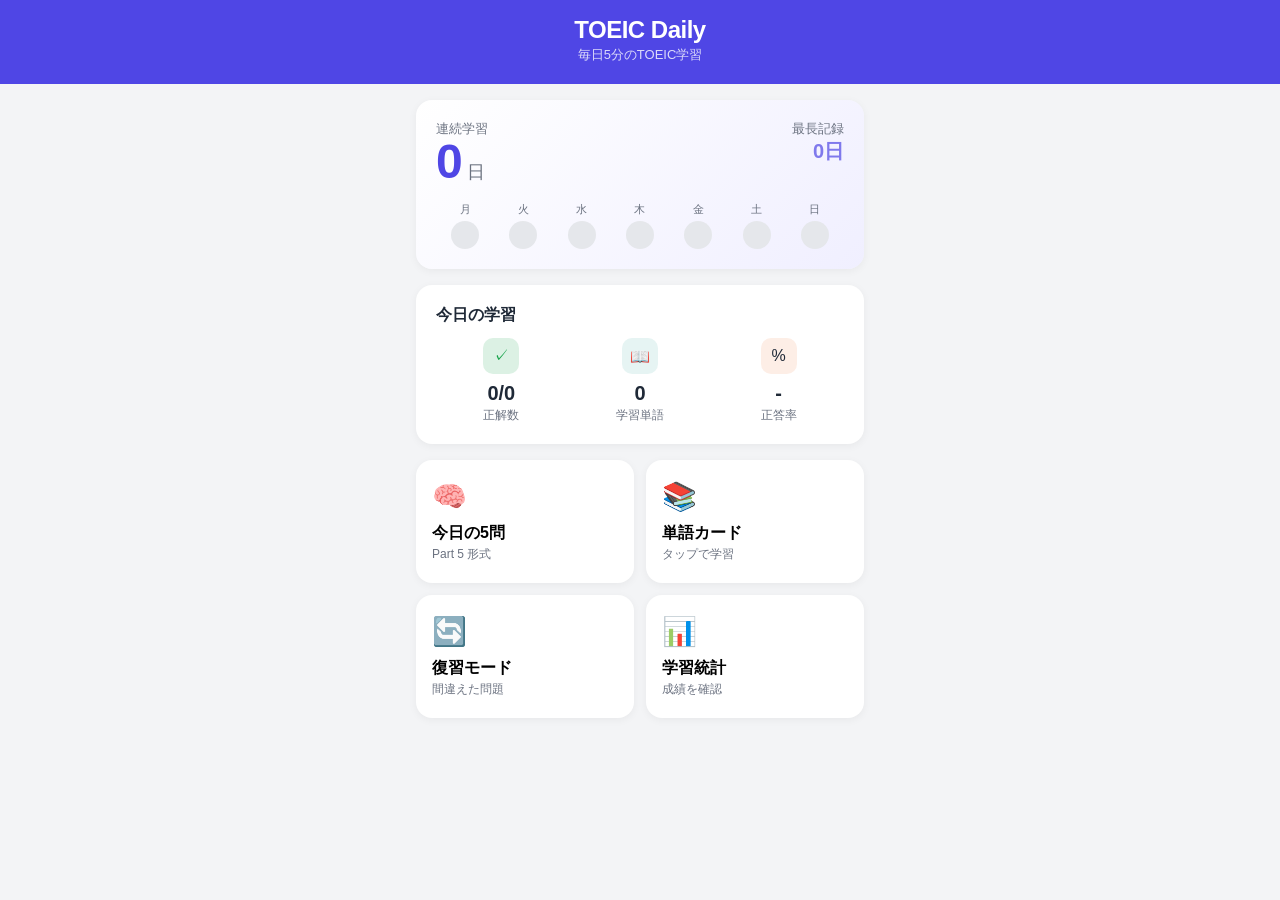
<file: docs/index.html>
<!DOCTYPE html>
<html lang="ja">
<head>
    <meta charset="UTF-8">
    <meta name="viewport" content="width=device-width, initial-scale=1.0, user-scalable=no, viewport-fit=cover">
    <meta name="apple-mobile-web-app-capable" content="yes">
    <meta name="apple-mobile-web-app-status-bar-style" content="black-translucent">
    <meta name="apple-mobile-web-app-title" content="TOEIC Daily">
    <meta name="theme-color" content="#4F46E5">
    <title>TOEIC Daily</title>
    <link rel="manifest" href="manifest.json">
    <link rel="apple-touch-icon" href="icons/icon-192.svg">
    <link rel="stylesheet" href="css/style.css">
</head>
<body>
    <div id="app">
        <!-- ===== ホーム画面 ===== -->
        <div id="screen-home" class="screen active">
            <header class="header">
                <h1>TOEIC Daily</h1>
                <p class="header-sub">毎日5分のTOEIC学習</p>
            </header>

            <div class="container">
                <!-- ストリークカード -->
                <div class="card streak-card">
                    <div class="streak-main">
                        <div>
                            <div class="streak-label">連続学習</div>
                            <div class="streak-number"><span id="home-streak">0</span><span class="streak-unit">日</span></div>
                        </div>
                        <div class="streak-best">
                            <div class="streak-label">最長記録</div>
                            <div class="streak-best-num" id="home-best-streak">0日</div>
                        </div>
                    </div>
                    <div class="week-dots" id="home-week-dots"></div>
                </div>

                <!-- 今日の進捗 -->
                <div class="card">
                    <div class="card-title">今日の学習</div>
                    <div class="today-stats">
                        <div class="today-stat">
                            <div class="today-stat-icon green">✓</div>
                            <div class="today-stat-value" id="home-correct">0/0</div>
                            <div class="today-stat-label">正解数</div>
                        </div>
                        <div class="today-stat">
                            <div class="today-stat-icon blue">📖</div>
                            <div class="today-stat-value" id="home-words">0</div>
                            <div class="today-stat-label">学習単語</div>
                        </div>
                        <div class="today-stat">
                            <div class="today-stat-icon orange">%</div>
                            <div class="today-stat-value" id="home-accuracy">-</div>
                            <div class="today-stat-label">正答率</div>
                        </div>
                    </div>
                </div>

                <!-- メニューボタン -->
                <div class="menu-grid">
                    <button class="menu-btn" onclick="App.startQuiz('daily')">
                        <div class="menu-icon indigo">🧠</div>
                        <div class="menu-title">今日の5問</div>
                        <div class="menu-sub">Part 5 形式</div>
                    </button>
                    <button class="menu-btn" onclick="App.startVocabulary()">
                        <div class="menu-icon teal">📚</div>
                        <div class="menu-title">単語カード</div>
                        <div class="menu-sub">タップで学習</div>
                    </button>
                    <button class="menu-btn" onclick="App.startQuiz('review')">
                        <div class="menu-icon orange">🔄</div>
                        <div class="menu-title">復習モード</div>
                        <div class="menu-sub">間違えた問題</div>
                    </button>
                    <button class="menu-btn" onclick="App.showScreen('stats')">
                        <div class="menu-icon red">📊</div>
                        <div class="menu-title">学習統計</div>
                        <div class="menu-sub">成績を確認</div>
                    </button>
                </div>
            </div>
        </div>

        <!-- ===== クイズ画面 ===== -->
        <div id="screen-quiz" class="screen">
            <header class="header header-compact">
                <button class="back-btn" onclick="App.showScreen('home')">← 戻る</button>
                <span id="quiz-counter">1 / 5</span>
            </header>

            <div class="container">
                <div class="progress-bar">
                    <div class="progress-fill" id="quiz-progress"></div>
                </div>

                <div class="quiz-tags" id="quiz-tags"></div>

                <div class="card quiz-card">
                    <p class="quiz-instruction">次の空欄に入る最も適切な語を選んでください。</p>
                    <div class="quiz-sentence" id="quiz-sentence"></div>
                </div>

                <div class="choices" id="quiz-choices"></div>

                <div class="card explanation-card hidden" id="quiz-explanation">
                    <div class="explanation-header">💡 解説</div>
                    <p class="explanation-text" id="quiz-explanation-text"></p>
                </div>

                <button class="btn-primary hidden" id="quiz-next-btn" onclick="App.nextQuestion()">
                    次の問題へ
                </button>
            </div>
        </div>

        <!-- ===== クイズ結果画面 ===== -->
        <div id="screen-result" class="screen">
            <div class="container result-container">
                <div class="result-icon" id="result-icon">⭐</div>
                <div class="result-message" id="result-message">素晴らしい！</div>
                <div class="result-score"><span id="result-correct">0</span> / <span id="result-total">0</span></div>
                <div class="result-accuracy">正答率 <span id="result-accuracy">0</span>%</div>
                <div class="result-bar-bg">
                    <div class="result-bar-fill" id="result-bar"></div>
                </div>
                <button class="btn-primary" onclick="App.retryQuiz()">もう一度挑戦</button>
                <button class="btn-secondary" onclick="App.showScreen('home')">ホームに戻る</button>
            </div>
        </div>

        <!-- ===== 単語カード画面 ===== -->
        <div id="screen-vocab" class="screen">
            <header class="header header-compact">
                <button class="back-btn" onclick="App.showScreen('home')">← 戻る</button>
                <span id="vocab-counter">残り 10 語</span>
            </header>

            <div class="container vocab-container">
                <div class="progress-bar">
                    <div class="progress-fill teal" id="vocab-progress"></div>
                </div>

                <div class="flashcard" id="flashcard" onclick="App.toggleMeaning()">
                    <div class="flash-level" id="flash-level">必須</div>
                    <div class="flash-pos" id="flash-pos">動詞</div>
                    <div class="flash-word" id="flash-word">implement</div>
                    <div class="flash-divider hidden" id="flash-divider"></div>
                    <div class="flash-meaning hidden" id="flash-meaning">実施する、導入する</div>
                    <div class="flash-example hidden" id="flash-example">
                        <div class="flash-example-en" id="flash-example-en"></div>
                        <div class="flash-example-ja" id="flash-example-ja"></div>
                    </div>
                    <div class="flash-tap-hint" id="flash-tap-hint">タップして意味を見る</div>
                </div>

                <div class="vocab-actions hidden" id="vocab-actions">
                    <button class="vocab-btn unknown" onclick="App.markUnknown()">
                        <span>✕</span> まだ
                    </button>
                    <button class="vocab-btn known" onclick="App.markKnown()">
                        <span>✓</span> 覚えた
                    </button>
                </div>

                <div class="swipe-hint">← まだ ／ 覚えた →</div>
            </div>
        </div>

        <!-- ===== 単語カード結果画面 ===== -->
        <div id="screen-vocab-result" class="screen">
            <div class="container result-container">
                <div class="result-icon">🎉</div>
                <div class="result-message">お疲れさまでした！</div>
                <div class="vocab-result-stats">
                    <div class="vocab-result-stat">
                        <div class="vocab-result-num green" id="vocab-known-count">0</div>
                        <div>覚えた</div>
                    </div>
                    <div class="vocab-result-stat">
                        <div class="vocab-result-num red" id="vocab-unknown-count">0</div>
                        <div>まだ</div>
                    </div>
                </div>
                <button class="btn-primary teal-bg" onclick="App.startVocabulary()">もう一度</button>
                <button class="btn-secondary" onclick="App.showScreen('home')">ホームに戻る</button>
            </div>
        </div>

        <!-- ===== 統計画面 ===== -->
        <div id="screen-stats" class="screen">
            <header class="header header-compact">
                <button class="back-btn" onclick="App.showScreen('home')">← 戻る</button>
                <span>学習統計</span>
            </header>

            <div class="container">
                <!-- ストリーク -->
                <div class="stats-row">
                    <div class="stat-mini-card">
                        <div class="stat-mini-icon">🔥</div>
                        <div class="stat-mini-value" id="stats-streak">0</div>
                        <div class="stat-mini-unit">日</div>
                        <div class="stat-mini-label">連続学習</div>
                    </div>
                    <div class="stat-mini-card">
                        <div class="stat-mini-icon">🏆</div>
                        <div class="stat-mini-value" id="stats-best">0</div>
                        <div class="stat-mini-unit">日</div>
                        <div class="stat-mini-label">最長記録</div>
                    </div>
                    <div class="stat-mini-card">
                        <div class="stat-mini-icon">📅</div>
                        <div class="stat-mini-value" id="stats-total-days">0</div>
                        <div class="stat-mini-unit">日</div>
                        <div class="stat-mini-label">累計学習</div>
                    </div>
                </div>

                <!-- 全体成績 -->
                <div class="card">
                    <div class="card-title">全体の成績</div>
                    <div class="stats-overall">
                        <div>
                            <div class="stats-overall-label">累計回答数</div>
                            <div class="stats-overall-value" id="stats-total-q">0 問</div>
                        </div>
                        <div>
                            <div class="stats-overall-label">全体正答率</div>
                            <div class="stats-overall-value" id="stats-overall-acc">-</div>
                        </div>
                    </div>
                </div>

                <!-- 週間チャート -->
                <div class="card">
                    <div class="card-title-row">
                        <div class="card-title">今週の成績</div>
                        <div class="card-title-sub" id="stats-weekly-acc">正答率 -</div>
                    </div>
                    <div class="weekly-chart" id="stats-weekly-chart"></div>
                </div>

                <!-- 単語進捗 -->
                <div class="card">
                    <div class="card-title">単語学習の進捗</div>
                    <div class="vocab-progress-row">
                        <div>
                            <div class="vocab-progress-value" id="stats-vocab-progress">0 / 30</div>
                            <div class="vocab-progress-label">覚えた単語 / 全単語</div>
                        </div>
                        <div class="vocab-ring">
                            <svg viewBox="0 0 36 36" class="ring-svg">
                                <path class="ring-bg" d="M18 2.0845 a 15.9155 15.9155 0 0 1 0 31.831 a 15.9155 15.9155 0 0 1 0 -31.831"/>
                                <path class="ring-fill" id="stats-vocab-ring" stroke-dasharray="0, 100" d="M18 2.0845 a 15.9155 15.9155 0 0 1 0 31.831 a 15.9155 15.9155 0 0 1 0 -31.831"/>
                            </svg>
                            <div class="ring-text" id="stats-vocab-pct">0%</div>
                        </div>
                    </div>
                </div>
            </div>
        </div>
    </div>

    <script src="js/data.js"></script>
    <script src="js/app.js"></script>
</body>
</html>
</file>
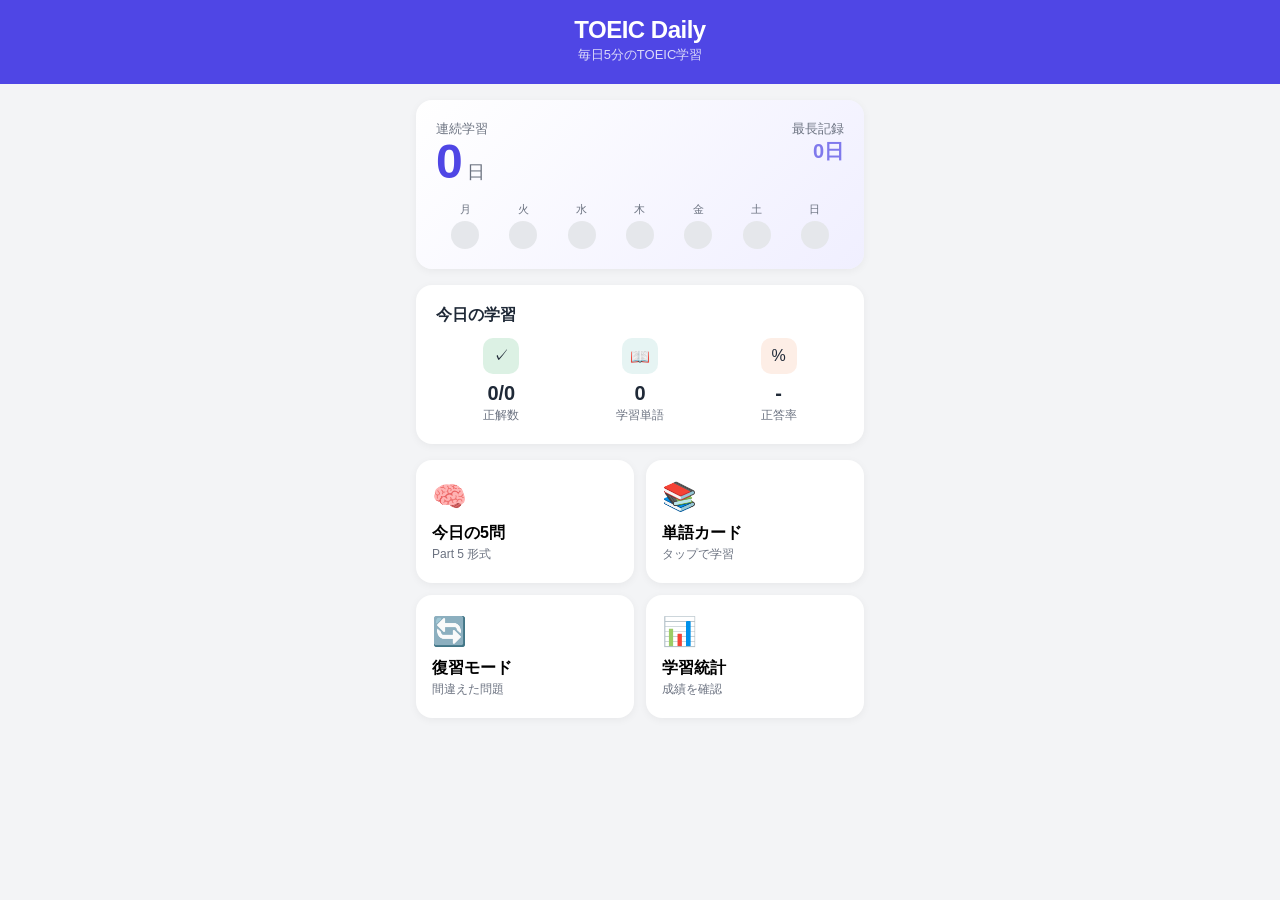
<file: toeic-daily.html>
<!DOCTYPE html>
<html lang="ja">
<head>
    <meta charset="UTF-8">
    <meta name="viewport" content="width=device-width, initial-scale=1.0, user-scalable=no, viewport-fit=cover">
    <meta name="apple-mobile-web-app-capable" content="yes">
    <meta name="apple-mobile-web-app-status-bar-style" content="black-translucent">
    <meta name="apple-mobile-web-app-title" content="TOEIC Daily">
    <title>TOEIC Daily</title>
<style>
/* ===== リセット & 基本設定 ===== */
*, *::before, *::after { margin:0; padding:0; box-sizing:border-box; }
:root {
    --indigo:#4F46E5; --indigo-light:rgba(79,70,229,0.1);
    --teal:#0D9488; --teal-light:rgba(13,148,136,0.1);
    --green:#16A34A; --green-light:rgba(22,163,74,0.15);
    --red:#DC2626; --red-light:rgba(220,38,38,0.15);
    --orange:#EA580C; --orange-light:rgba(234,88,12,0.1);
    --bg:#F3F4F6; --card:#FFF; --text:#1F2937; --text-secondary:#6B7280; --border:#E5E7EB;
    --safe-top:env(safe-area-inset-top); --safe-bottom:env(safe-area-inset-bottom);
}
body {
    font-family:-apple-system,BlinkMacSystemFont,'Hiragino Sans','Hiragino Kaku Gothic ProN',sans-serif;
    background:var(--bg); color:var(--text);
    -webkit-user-select:none; user-select:none; -webkit-tap-highlight-color:transparent; overflow-x:hidden;
}
.screen { display:none; min-height:100dvh; padding-bottom:calc(20px + var(--safe-bottom)); }
.screen.active { display:block; animation:fadeIn .25s ease; }
@keyframes fadeIn { from{opacity:0;transform:translateY(8px)} to{opacity:1;transform:translateY(0)} }

.header { background:var(--indigo); color:#fff; padding:calc(16px + var(--safe-top)) 20px 20px; text-align:center; }
.header h1 { font-size:24px; font-weight:800; letter-spacing:-.5px; }
.header-sub { font-size:13px; opacity:.8; margin-top:2px; }
.header-compact { display:flex; align-items:center; justify-content:space-between; padding:calc(12px + var(--safe-top)) 16px 12px; font-size:15px; font-weight:600; }
.back-btn { background:none; border:none; color:#fff; font-size:15px; cursor:pointer; padding:4px 0; }

.container { padding:16px; max-width:480px; margin:0 auto; }

.card { background:var(--card); border-radius:16px; padding:20px; margin-bottom:16px; box-shadow:0 2px 8px rgba(0,0,0,.05); }
.card-title { font-size:16px; font-weight:700; margin-bottom:12px; }
.card-title-row { display:flex; justify-content:space-between; align-items:center; margin-bottom:12px; }
.card-title-sub { font-size:13px; color:var(--text-secondary); }

.streak-card { background:linear-gradient(135deg,var(--card) 0%,#F0EFFF 100%); }
.streak-main { display:flex; justify-content:space-between; align-items:flex-start; margin-bottom:16px; }
.streak-label { font-size:13px; color:var(--text-secondary); }
.streak-number { display:flex; align-items:baseline; gap:4px; }
.streak-number span:first-child { font-size:48px; font-weight:800; color:var(--indigo); line-height:1; }
.streak-unit { font-size:18px; color:var(--text-secondary); }
.streak-best { text-align:right; }
.streak-best-num { font-size:20px; font-weight:700; color:var(--indigo); opacity:.7; }

.week-dots { display:flex; justify-content:space-around; }
.week-dot { display:flex; flex-direction:column; align-items:center; gap:4px; }
.week-dot-label { font-size:11px; color:var(--text-secondary); }
.week-dot-circle { width:28px; height:28px; border-radius:50%; background:var(--border); display:flex; align-items:center; justify-content:center; font-size:12px; color:#fff; }
.week-dot-circle.active { background:var(--indigo); }

.today-stats { display:flex; gap:8px; }
.today-stat { flex:1; text-align:center; }
.today-stat-icon { width:36px; height:36px; border-radius:10px; display:flex; align-items:center; justify-content:center; margin:0 auto 8px; font-size:16px; }
.today-stat-icon.green { background:var(--green-light); }
.today-stat-icon.blue { background:var(--teal-light); }
.today-stat-icon.orange { background:var(--orange-light); }
.today-stat-value { font-size:20px; font-weight:700; }
.today-stat-label { font-size:12px; color:var(--text-secondary); margin-top:2px; }

.menu-grid { display:grid; grid-template-columns:1fr 1fr; gap:12px; }
.menu-btn { background:var(--card); border:none; border-radius:16px; padding:20px 16px; text-align:left; cursor:pointer; box-shadow:0 2px 8px rgba(0,0,0,.05); transition:transform .15s,box-shadow .15s; }
.menu-btn:active { transform:scale(.96); box-shadow:0 1px 4px rgba(0,0,0,.08); }
.menu-icon { font-size:28px; margin-bottom:10px; }
.menu-title { font-size:16px; font-weight:700; }
.menu-sub { font-size:12px; color:var(--text-secondary); margin-top:2px; }

.progress-bar { height:6px; background:var(--border); border-radius:3px; margin-bottom:16px; overflow:hidden; }
.progress-fill { height:100%; background:var(--indigo); border-radius:3px; transition:width .4s ease; width:0%; }
.progress-fill.teal { background:var(--teal); }

.quiz-tags { display:flex; gap:8px; margin-bottom:12px; }
.tag { font-size:12px; font-weight:600; padding:4px 10px; border-radius:20px; }
.tag.indigo { color:var(--indigo); background:var(--indigo-light); }
.tag.green { color:var(--green); background:var(--green-light); }
.tag.orange { color:var(--orange); background:var(--orange-light); }
.tag.red { color:var(--red); background:var(--red-light); }
.quiz-card { margin-bottom:16px; }
.quiz-instruction { font-size:13px; color:var(--text-secondary); margin-bottom:12px; }
.quiz-sentence { font-size:16px; line-height:1.8; padding:16px; background:var(--bg); border-radius:12px; }

.choices { display:flex; flex-direction:column; gap:10px; margin-bottom:16px; }
.choice-btn { display:flex; align-items:center; gap:12px; width:100%; padding:14px 16px; background:var(--bg); border:2px solid transparent; border-radius:12px; font-size:16px; cursor:pointer; transition:all .2s; text-align:left; }
.choice-btn:active:not(.disabled) { transform:scale(.98); }
.choice-letter { width:32px; height:32px; border-radius:50%; border:2px solid var(--text-secondary); display:flex; align-items:center; justify-content:center; font-weight:700; font-size:14px; flex-shrink:0; }
.choice-text { flex:1; }
.choice-icon { font-size:20px; flex-shrink:0; }
.choice-btn.correct { background:var(--green-light); border-color:var(--green); }
.choice-btn.correct .choice-letter { background:var(--green); border-color:var(--green); color:#fff; }
.choice-btn.wrong { background:var(--red-light); border-color:var(--red); }
.choice-btn.wrong .choice-letter { background:var(--red); border-color:var(--red); color:#fff; }
.choice-btn.disabled { cursor:default; opacity:.7; }
.choice-btn.correct.disabled, .choice-btn.wrong.disabled { opacity:1; }

.explanation-card { background:#FFFBEB; border:1px solid #FDE68A; margin-bottom:16px; }
.explanation-header { font-size:15px; font-weight:700; margin-bottom:8px; }
.explanation-text { font-size:14px; line-height:1.7; color:#92400E; }

.btn-primary { display:block; width:100%; padding:16px; background:var(--indigo); color:#fff; border:none; border-radius:12px; font-size:16px; font-weight:700; cursor:pointer; transition:transform .15s; margin-bottom:10px; }
.btn-primary:active { transform:scale(.97); }
.btn-primary.teal-bg { background:var(--teal); }
.btn-secondary { display:block; width:100%; padding:16px; background:var(--bg); color:var(--indigo); border:none; border-radius:12px; font-size:16px; font-weight:700; cursor:pointer; transition:transform .15s; margin-bottom:10px; }
.btn-secondary:active { transform:scale(.97); }

.result-container { display:flex; flex-direction:column; align-items:center; justify-content:center; min-height:80dvh; text-align:center; padding:16px; }
.result-icon { font-size:72px; margin-bottom:16px; }
.result-message { font-size:28px; font-weight:800; margin-bottom:24px; }
.result-score { font-size:48px; font-weight:800; color:var(--indigo); letter-spacing:-1px; }
.result-accuracy { font-size:18px; color:var(--text-secondary); margin-bottom:24px; }
.result-bar-bg { width:80%; height:14px; background:var(--border); border-radius:7px; margin-bottom:40px; overflow:hidden; }
.result-bar-fill { height:100%; background:var(--green); border-radius:7px; transition:width .8s ease; width:0%; }

.vocab-container { display:flex; flex-direction:column; min-height:calc(100dvh - 80px); }
.flashcard { background:var(--card); border-radius:20px; padding:32px 24px; margin:16px 0; box-shadow:0 4px 16px rgba(0,0,0,.08); cursor:pointer; transition:transform .3s; text-align:center; flex:1; display:flex; flex-direction:column; justify-content:center; align-items:center; min-height:300px; position:relative; }
.flashcard:active { transform:scale(.98); }
.flash-level { font-size:12px; font-weight:600; color:var(--teal); background:var(--teal-light); padding:3px 10px; border-radius:12px; position:absolute; top:16px; left:16px; }
.flash-pos { font-size:12px; color:var(--text-secondary); position:absolute; top:19px; left:80px; }
.flash-word { font-size:36px; font-weight:800; letter-spacing:-.5px; margin-bottom:8px; }
.flash-divider { width:60px; height:2px; background:var(--border); margin:12px 0; }
.flash-meaning { font-size:22px; color:var(--indigo); font-weight:600; margin-bottom:16px; }
.flash-example { background:var(--bg); padding:14px; border-radius:10px; text-align:left; width:100%; }
.flash-example-en { font-size:14px; font-style:italic; margin-bottom:4px; line-height:1.5; }
.flash-example-ja { font-size:12px; color:var(--text-secondary); line-height:1.5; }
.flash-tap-hint { font-size:14px; color:var(--teal); margin-top:12px; animation:pulse 2s infinite; }
@keyframes pulse { 0%,100%{opacity:.6} 50%{opacity:1} }
.vocab-actions { display:flex; gap:16px; margin:12px 0; }
.vocab-btn { flex:1; padding:16px; border:none; border-radius:12px; font-size:16px; font-weight:700; cursor:pointer; display:flex; align-items:center; justify-content:center; gap:6px; transition:transform .15s; }
.vocab-btn:active { transform:scale(.95); }
.vocab-btn.unknown { background:var(--red-light); color:var(--red); }
.vocab-btn.known { background:var(--green-light); color:var(--green); }
.swipe-hint { text-align:center; font-size:12px; color:var(--text-secondary); padding:8px 0; }

.vocab-result-stats { display:flex; gap:48px; margin-bottom:32px; }
.vocab-result-stat { text-align:center; font-size:14px; color:var(--text-secondary); }
.vocab-result-num { font-size:40px; font-weight:800; }
.vocab-result-num.green { color:var(--green); }
.vocab-result-num.red { color:var(--red); }

.stats-row { display:flex; gap:10px; margin-bottom:16px; }
.stat-mini-card { flex:1; background:var(--card); border-radius:12px; padding:14px 8px; text-align:center; box-shadow:0 2px 6px rgba(0,0,0,.05); }
.stat-mini-icon { font-size:22px; margin-bottom:6px; }
.stat-mini-value { font-size:22px; font-weight:800; display:inline; }
.stat-mini-unit { font-size:12px; color:var(--text-secondary); }
.stat-mini-label { font-size:11px; color:var(--text-secondary); margin-top:2px; }
.stats-overall { display:flex; gap:24px; }
.stats-overall-label { font-size:12px; color:var(--text-secondary); margin-bottom:4px; }
.stats-overall-value { font-size:20px; font-weight:700; }

.weekly-chart { display:flex; align-items:flex-end; justify-content:space-around; height:120px; padding-top:16px; }
.chart-bar-wrap { display:flex; flex-direction:column; align-items:center; gap:4px; flex:1; }
.chart-bar { width:28px; min-height:6px; border-radius:4px; background:var(--border); transition:height .5s ease; }
.chart-bar.green { background:var(--green); }
.chart-bar.orange { background:var(--orange); }
.chart-bar.red { background:var(--red); }
.chart-bar-pct { font-size:10px; color:var(--text-secondary); }
.chart-day { font-size:10px; color:var(--text-secondary); }

.vocab-progress-row { display:flex; justify-content:space-between; align-items:center; }
.vocab-progress-value { font-size:22px; font-weight:700; color:var(--teal); }
.vocab-progress-label { font-size:12px; color:var(--text-secondary); margin-top:4px; }
.vocab-ring { position:relative; width:64px; height:64px; }
.ring-svg { width:100%; height:100%; transform:rotate(-90deg); }
.ring-bg { fill:none; stroke:var(--border); stroke-width:3; }
.ring-fill { fill:none; stroke:var(--teal); stroke-width:3; stroke-linecap:round; transition:stroke-dasharray .8s ease; }
.ring-text { position:absolute; top:50%; left:50%; transform:translate(-50%,-50%); font-size:12px; font-weight:700; color:var(--teal); }

.hidden { display:none !important; }
</style>
</head>
<body>
<div id="app">
    <!-- ===== ホーム画面 ===== -->
    <div id="screen-home" class="screen active">
        <header class="header">
            <h1>TOEIC Daily</h1>
            <p class="header-sub">毎日5分のTOEIC学習</p>
        </header>
        <div class="container">
            <div class="card streak-card">
                <div class="streak-main">
                    <div>
                        <div class="streak-label">連続学習</div>
                        <div class="streak-number"><span id="home-streak">0</span><span class="streak-unit">日</span></div>
                    </div>
                    <div class="streak-best">
                        <div class="streak-label">最長記録</div>
                        <div class="streak-best-num" id="home-best-streak">0日</div>
                    </div>
                </div>
                <div class="week-dots" id="home-week-dots"></div>
            </div>
            <div class="card">
                <div class="card-title">今日の学習</div>
                <div class="today-stats">
                    <div class="today-stat">
                        <div class="today-stat-icon green">&#10003;</div>
                        <div class="today-stat-value" id="home-correct">0/0</div>
                        <div class="today-stat-label">正解数</div>
                    </div>
                    <div class="today-stat">
                        <div class="today-stat-icon blue">&#128214;</div>
                        <div class="today-stat-value" id="home-words">0</div>
                        <div class="today-stat-label">学習単語</div>
                    </div>
                    <div class="today-stat">
                        <div class="today-stat-icon orange">%</div>
                        <div class="today-stat-value" id="home-accuracy">-</div>
                        <div class="today-stat-label">正答率</div>
                    </div>
                </div>
            </div>
            <div class="menu-grid">
                <button class="menu-btn" onclick="App.startQuiz('daily')">
                    <div class="menu-icon">&#129504;</div>
                    <div class="menu-title">今日の5問</div>
                    <div class="menu-sub">Part 5 形式</div>
                </button>
                <button class="menu-btn" onclick="App.startVocabulary()">
                    <div class="menu-icon">&#128218;</div>
                    <div class="menu-title">単語カード</div>
                    <div class="menu-sub">タップで学習</div>
                </button>
                <button class="menu-btn" onclick="App.startQuiz('review')">
                    <div class="menu-icon">&#128260;</div>
                    <div class="menu-title">復習モード</div>
                    <div class="menu-sub">間違えた問題</div>
                </button>
                <button class="menu-btn" onclick="App.showScreen('stats')">
                    <div class="menu-icon">&#128202;</div>
                    <div class="menu-title">学習統計</div>
                    <div class="menu-sub">成績を確認</div>
                </button>
            </div>
        </div>
    </div>

    <!-- ===== クイズ画面 ===== -->
    <div id="screen-quiz" class="screen">
        <header class="header header-compact">
            <button class="back-btn" onclick="App.showScreen('home')">&#8592; 戻る</button>
            <span id="quiz-counter">1 / 5</span>
        </header>
        <div class="container">
            <div class="progress-bar"><div class="progress-fill" id="quiz-progress"></div></div>
            <div class="quiz-tags" id="quiz-tags"></div>
            <div class="card quiz-card">
                <p class="quiz-instruction">次の空欄に入る最も適切な語を選んでください。</p>
                <div class="quiz-sentence" id="quiz-sentence"></div>
            </div>
            <div class="choices" id="quiz-choices"></div>
            <div class="card explanation-card hidden" id="quiz-explanation">
                <div class="explanation-header">&#128161; 解説</div>
                <p class="explanation-text" id="quiz-explanation-text"></p>
            </div>
            <button class="btn-primary hidden" id="quiz-next-btn" onclick="App.nextQuestion()">次の問題へ</button>
        </div>
    </div>

    <!-- ===== クイズ結果画面 ===== -->
    <div id="screen-result" class="screen">
        <div class="result-container">
            <div class="result-icon" id="result-icon">&#11088;</div>
            <div class="result-message" id="result-message">素晴らしい！</div>
            <div class="result-score"><span id="result-correct">0</span> / <span id="result-total">0</span></div>
            <div class="result-accuracy">正答率 <span id="result-accuracy">0</span>%</div>
            <div class="result-bar-bg"><div class="result-bar-fill" id="result-bar"></div></div>
            <button class="btn-primary" onclick="App.retryQuiz()">もう一度挑戦</button>
            <button class="btn-secondary" onclick="App.showScreen('home')">ホームに戻る</button>
        </div>
    </div>

    <!-- ===== 単語カード画面 ===== -->
    <div id="screen-vocab" class="screen">
        <header class="header header-compact">
            <button class="back-btn" onclick="App.showScreen('home')">&#8592; 戻る</button>
            <span id="vocab-counter">残り 10 語</span>
        </header>
        <div class="container vocab-container">
            <div class="progress-bar"><div class="progress-fill teal" id="vocab-progress"></div></div>
            <div class="flashcard" id="flashcard" onclick="App.toggleMeaning()">
                <div class="flash-level" id="flash-level">必須</div>
                <div class="flash-pos" id="flash-pos">動詞</div>
                <div class="flash-word" id="flash-word">implement</div>
                <div class="flash-divider hidden" id="flash-divider"></div>
                <div class="flash-meaning hidden" id="flash-meaning">実施する、導入する</div>
                <div class="flash-example hidden" id="flash-example">
                    <div class="flash-example-en" id="flash-example-en"></div>
                    <div class="flash-example-ja" id="flash-example-ja"></div>
                </div>
                <div class="flash-tap-hint" id="flash-tap-hint">タップして意味を見る</div>
            </div>
            <div class="vocab-actions hidden" id="vocab-actions">
                <button class="vocab-btn unknown" onclick="App.markUnknown()"><span>&#10007;</span> まだ</button>
                <button class="vocab-btn known" onclick="App.markKnown()"><span>&#10003;</span> 覚えた</button>
            </div>
            <div class="swipe-hint">&#8592; まだ ／ 覚えた &#8594;</div>
        </div>
    </div>

    <!-- ===== 単語カード結果画面 ===== -->
    <div id="screen-vocab-result" class="screen">
        <div class="result-container">
            <div class="result-icon">&#127881;</div>
            <div class="result-message">お疲れさまでした！</div>
            <div class="vocab-result-stats">
                <div class="vocab-result-stat">
                    <div class="vocab-result-num green" id="vocab-known-count">0</div>
                    <div>覚えた</div>
                </div>
                <div class="vocab-result-stat">
                    <div class="vocab-result-num red" id="vocab-unknown-count">0</div>
                    <div>まだ</div>
                </div>
            </div>
            <button class="btn-primary teal-bg" onclick="App.startVocabulary()">もう一度</button>
            <button class="btn-secondary" onclick="App.showScreen('home')">ホームに戻る</button>
        </div>
    </div>

    <!-- ===== 統計画面 ===== -->
    <div id="screen-stats" class="screen">
        <header class="header header-compact">
            <button class="back-btn" onclick="App.showScreen('home')">&#8592; 戻る</button>
            <span>学習統計</span>
        </header>
        <div class="container">
            <div class="stats-row">
                <div class="stat-mini-card">
                    <div class="stat-mini-icon">&#128293;</div>
                    <div class="stat-mini-value" id="stats-streak">0</div>
                    <div class="stat-mini-unit">日</div>
                    <div class="stat-mini-label">連続学習</div>
                </div>
                <div class="stat-mini-card">
                    <div class="stat-mini-icon">&#127942;</div>
                    <div class="stat-mini-value" id="stats-best">0</div>
                    <div class="stat-mini-unit">日</div>
                    <div class="stat-mini-label">最長記録</div>
                </div>
                <div class="stat-mini-card">
                    <div class="stat-mini-icon">&#128197;</div>
                    <div class="stat-mini-value" id="stats-total-days">0</div>
                    <div class="stat-mini-unit">日</div>
                    <div class="stat-mini-label">累計学習</div>
                </div>
            </div>
            <div class="card">
                <div class="card-title">全体の成績</div>
                <div class="stats-overall">
                    <div>
                        <div class="stats-overall-label">累計回答数</div>
                        <div class="stats-overall-value" id="stats-total-q">0 問</div>
                    </div>
                    <div>
                        <div class="stats-overall-label">全体正答率</div>
                        <div class="stats-overall-value" id="stats-overall-acc">-</div>
                    </div>
                </div>
            </div>
            <div class="card">
                <div class="card-title-row">
                    <div class="card-title">今週の成績</div>
                    <div class="card-title-sub" id="stats-weekly-acc">正答率 -</div>
                </div>
                <div class="weekly-chart" id="stats-weekly-chart"></div>
            </div>
            <div class="card">
                <div class="card-title">単語学習の進捗</div>
                <div class="vocab-progress-row">
                    <div>
                        <div class="vocab-progress-value" id="stats-vocab-progress">0 / 30</div>
                        <div class="vocab-progress-label">覚えた単語 / 全単語</div>
                    </div>
                    <div class="vocab-ring">
                        <svg viewBox="0 0 36 36" class="ring-svg">
                            <path class="ring-bg" d="M18 2.0845 a 15.9155 15.9155 0 0 1 0 31.831 a 15.9155 15.9155 0 0 1 0 -31.831"/>
                            <path class="ring-fill" id="stats-vocab-ring" stroke-dasharray="0, 100" d="M18 2.0845 a 15.9155 15.9155 0 0 1 0 31.831 a 15.9155 15.9155 0 0 1 0 -31.831"/>
                        </svg>
                        <div class="ring-text" id="stats-vocab-pct">0%</div>
                    </div>
                </div>
            </div>
        </div>
    </div>
</div>

<script>
// ===== 問題データ =====
const QUESTIONS=[
{id:"q001",sentence:"The meeting has been ___ until next Monday due to the manager's business trip.",choices:["postponed","postponing","postpone","postpones"],correctIndex:0,explanation:"has been + 過去分詞で現在完了の受動態。会議は「延期された」という受け身の意味なので postponed が正解。",category:"時制",difficulty:"中級"},
{id:"q002",sentence:"All employees must submit their expense reports ___ the end of each month.",choices:["by","until","from","since"],correctIndex:0,explanation:"by は「〜までに」という期限を表す前置詞。until は「〜まで（ずっと）」で継続を表す。期限なので by が正解。",category:"前置詞",difficulty:"初級"},
{id:"q003",sentence:"The new software is ___ more efficient than the previous version.",choices:["significantly","significant","significance","signify"],correctIndex:0,explanation:"比較級 more efficient を修飾するには副詞が必要。significantly（著しく）が正解。",category:"品詞",difficulty:"中級"},
{id:"q004",sentence:"Ms. Tanaka is responsible ___ managing the entire marketing department.",choices:["for","to","with","of"],correctIndex:0,explanation:"be responsible for 〜 で「〜に対して責任がある」という意味のイディオム。",category:"前置詞",difficulty:"初級"},
{id:"q005",sentence:"___ the heavy rain, the outdoor event was held as scheduled.",choices:["Despite","Because","Although","However"],correctIndex:0,explanation:"Despite は前置詞で後ろに名詞が来る。「大雨にもかかわらず」。Although は接続詞なので節が必要。",category:"接続詞",difficulty:"中級"},
{id:"q006",sentence:"The company decided to ___ its headquarters to a larger building downtown.",choices:["relocate","relocation","relocated","relocating"],correctIndex:0,explanation:"to の後ろには動詞の原形が来る。decide to do で「〜することを決める」。",category:"文法",difficulty:"初級"},
{id:"q007",sentence:"Customer satisfaction has increased ___ since the new policy was implemented.",choices:["steadily","steady","steadiness","steadied"],correctIndex:0,explanation:"動詞 increased を修飾するので副詞 steadily（着実に）が正解。",category:"品詞",difficulty:"中級"},
{id:"q008",sentence:"The report should be completed ___ Friday at the latest.",choices:["by","on","in","at"],correctIndex:0,explanation:"「遅くとも金曜日までに」という期限を表す by が正解。at the latest で「遅くとも」。",category:"前置詞",difficulty:"初級"},
{id:"q009",sentence:"The factory will be closed for two weeks ___ annual maintenance can be performed.",choices:["so that","in order","due to","because of"],correctIndex:0,explanation:"so that + 主語 + 動詞 で「〜できるように」という目的を表す。in order の後には to が必要。",category:"接続詞",difficulty:"上級"},
{id:"q010",sentence:"Each department head is required to give a ___ presentation at the annual meeting.",choices:["brief","briefly","brevity","briefed"],correctIndex:0,explanation:"名詞 presentation を修飾するので形容詞 brief（簡潔な）が正解。",category:"品詞",difficulty:"初級"},
{id:"q011",sentence:"The sales figures for this quarter were ___ than those of the previous year.",choices:["higher","highest","highly","high"],correctIndex:0,explanation:"than があるので比較級が必要。higher than で「〜より高い」。",category:"文法",difficulty:"初級"},
{id:"q012",sentence:"Applicants who have ___ in international trade will be given preference.",choices:["experience","experienced","experiencing","experiences"],correctIndex:0,explanation:"have の後に名詞が来る形。have experience in 〜 で「〜の経験がある」。不可算名詞として使う。",category:"語彙",difficulty:"中級"},
{id:"q013",sentence:"The conference room is ___ equipped with the latest audiovisual technology.",choices:["fully","full","fulfill","fullness"],correctIndex:0,explanation:"過去分詞 equipped を修飾するので副詞 fully（完全に）が正解。",category:"品詞",difficulty:"中級"},
{id:"q014",sentence:"___ Mr. Kim nor Ms. Park will be available for the meeting on Thursday.",choices:["Neither","Either","Both","Not only"],correctIndex:0,explanation:"neither A nor B で「AもBも〜ない」。nor と組み合わせるのは neither。",category:"文法",difficulty:"中級"},
{id:"q015",sentence:"The warranty on this product is ___ for a period of two years from the date of purchase.",choices:["valid","validate","validity","validly"],correctIndex:0,explanation:"is の後に補語として形容詞が必要。valid（有効な）が正解。",category:"品詞",difficulty:"中級"},
{id:"q016",sentence:"Please make sure to ___ all the necessary documents before the deadline.",choices:["submit","submission","submitted","submitting"],correctIndex:0,explanation:"make sure to の後ろは動詞の原形。submit（提出する）が正解。",category:"文法",difficulty:"初級"},
{id:"q017",sentence:"The hotel offers a wide ___ of services to meet the needs of business travelers.",choices:["range","ranging","ranged","ranger"],correctIndex:0,explanation:"a wide range of 〜 で「幅広い〜」という定型表現。",category:"語彙",difficulty:"中級"},
{id:"q018",sentence:"Employees are encouraged to participate ___ the company's wellness program.",choices:["in","for","with","to"],correctIndex:0,explanation:"participate in 〜 で「〜に参加する」。in が正しい前置詞。",category:"前置詞",difficulty:"初級"},
{id:"q019",sentence:"The CEO ___ that the company would expand into Asian markets next year.",choices:["announced","announcing","announcement","announce"],correctIndex:0,explanation:"主語 The CEO に対する述語動詞が必要。過去形 announced が正解。",category:"文法",difficulty:"初級"},
{id:"q020",sentence:"The new regulation will take ___ at the beginning of next month.",choices:["effect","effective","effectively","effects"],correctIndex:0,explanation:"take effect で「施行される、効力を発する」という定型表現。",category:"語彙",difficulty:"上級"},
{id:"q021",sentence:"The budget proposal needs to be ___ by the board of directors before implementation.",choices:["approved","approving","approval","approves"],correctIndex:0,explanation:"needs to be + 過去分詞で受動態。「承認される必要がある」。",category:"文法",difficulty:"中級"},
{id:"q022",sentence:"We would appreciate it if you could respond ___ your earliest convenience.",choices:["at","by","in","on"],correctIndex:0,explanation:"at your earliest convenience で「ご都合のつき次第」というビジネス定型表現。",category:"前置詞",difficulty:"上級"},
{id:"q023",sentence:"The training session is ___ for all new employees during their first week.",choices:["mandatory","mandatorily","mandate","mandated"],correctIndex:0,explanation:"is の後に補語として形容詞が必要。mandatory（必須の）が正解。",category:"品詞",difficulty:"上級"},
{id:"q024",sentence:"___ reviewing the contract, please sign and return it to our office.",choices:["After","During","While","Meanwhile"],correctIndex:0,explanation:"After + 動名詞で「〜した後に」。During は名詞を取り、While は節を取る。",category:"接続詞",difficulty:"中級"},
{id:"q025",sentence:"The company's profits have grown ___ over the past five years.",choices:["considerably","considerable","consider","consideration"],correctIndex:0,explanation:"動詞 have grown を修飾するので副詞 considerably（かなり）が正解。",category:"品詞",difficulty:"上級"},
{id:"q026",sentence:"Please ensure that all safety ___ are followed during the construction.",choices:["procedures","procedural","proceed","proceeding"],correctIndex:0,explanation:"all の後に名詞の複数形が必要。safety procedures で「安全手順」。",category:"語彙",difficulty:"中級"},
{id:"q027",sentence:"The manager asked the team to ___ a detailed report by next week.",choices:["prepare","preparation","prepared","preparatory"],correctIndex:0,explanation:"asked someone to do で「〜するよう頼んだ」。to の後は動詞の原形。",category:"文法",difficulty:"初級"},
{id:"q028",sentence:"The product launch was delayed ___ unexpected supply chain issues.",choices:["due to","so that","even though","as long as"],correctIndex:0,explanation:"due to + 名詞で「〜が原因で」。後ろに名詞句が来ているので due to が正解。",category:"接続詞",difficulty:"中級"},
{id:"q029",sentence:"Visitors must obtain a security pass ___ entering the building.",choices:["before","after","while","during"],correctIndex:0,explanation:"建物に入る「前に」セキュリティパスを取得する必要がある。文脈から before が正解。",category:"接続詞",difficulty:"初級"},
{id:"q030",sentence:"The annual report provides a ___ overview of the company's financial performance.",choices:["comprehensive","comprehensively","comprehend","comprehension"],correctIndex:0,explanation:"名詞 overview を修飾するので形容詞 comprehensive（包括的な）が正解。",category:"品詞",difficulty:"上級"}
];

// ===== 単語データ =====
const VOCABULARY=[
{id:"v001",english:"implement",japanese:"実施する、導入する",partOfSpeech:"動詞",exampleEn:"The company plans to implement a new training program.",exampleJa:"会社は新しい研修プログラムを導入する予定です。",level:"必須"},
{id:"v002",english:"revenue",japanese:"収益、歳入",partOfSpeech:"名詞",exampleEn:"The company's revenue increased by 15% this year.",exampleJa:"会社の収益は今年15%増加しました。",level:"必須"},
{id:"v003",english:"accommodate",japanese:"収容する、対応する",partOfSpeech:"動詞",exampleEn:"The hotel can accommodate up to 500 guests.",exampleJa:"そのホテルは最大500人の宿泊客を収容できます。",level:"発展"},
{id:"v004",english:"deadline",japanese:"締め切り、期限",partOfSpeech:"名詞",exampleEn:"Please make sure to meet the deadline for the project.",exampleJa:"プロジェクトの締め切りに間に合うようにしてください。",level:"基礎"},
{id:"v005",english:"negotiate",japanese:"交渉する",partOfSpeech:"動詞",exampleEn:"We need to negotiate the terms of the contract.",exampleJa:"契約の条件を交渉する必要があります。",level:"必須"},
{id:"v006",english:"quarterly",japanese:"四半期ごとの",partOfSpeech:"形容詞",exampleEn:"The quarterly report will be published next week.",exampleJa:"四半期報告書は来週発行されます。",level:"必須"},
{id:"v007",english:"eligible",japanese:"資格がある、適格な",partOfSpeech:"形容詞",exampleEn:"All full-time employees are eligible for the bonus.",exampleJa:"すべての正社員がボーナスの対象となります。",level:"発展"},
{id:"v008",english:"schedule",japanese:"予定する、スケジュール",partOfSpeech:"動詞/名詞",exampleEn:"The meeting is scheduled for 3 PM tomorrow.",exampleJa:"会議は明日午後3時に予定されています。",level:"基礎"},
{id:"v009",english:"merchandise",japanese:"商品、製品",partOfSpeech:"名詞",exampleEn:"The store offers a wide variety of merchandise.",exampleJa:"その店は幅広い種類の商品を提供しています。",level:"必須"},
{id:"v010",english:"approximately",japanese:"おおよそ、約",partOfSpeech:"副詞",exampleEn:"The project will take approximately three months.",exampleJa:"プロジェクトの完了にはおよそ3ヶ月かかります。",level:"基礎"},
{id:"v011",english:"compliance",japanese:"法令遵守、コンプライアンス",partOfSpeech:"名詞",exampleEn:"The company must ensure compliance with all regulations.",exampleJa:"会社はすべての規制を遵守しなければなりません。",level:"発展"},
{id:"v012",english:"submit",japanese:"提出する",partOfSpeech:"動詞",exampleEn:"Please submit your application by Friday.",exampleJa:"金曜日までに申請書を提出してください。",level:"基礎"},
{id:"v013",english:"initiative",japanese:"取り組み、イニシアチブ",partOfSpeech:"名詞",exampleEn:"The company launched a new sustainability initiative.",exampleJa:"会社は新しい持続可能性の取り組みを開始しました。",level:"発展"},
{id:"v014",english:"efficient",japanese:"効率的な",partOfSpeech:"形容詞",exampleEn:"The new system is much more efficient than the old one.",exampleJa:"新しいシステムは古いものよりもはるかに効率的です。",level:"必須"},
{id:"v015",english:"anticipate",japanese:"予想する、見込む",partOfSpeech:"動詞",exampleEn:"We anticipate strong demand for the new product.",exampleJa:"新製品に対する強い需要を見込んでいます。",level:"発展"},
{id:"v016",english:"regarding",japanese:"〜に関して",partOfSpeech:"前置詞",exampleEn:"I have a question regarding the new policy.",exampleJa:"新しいポリシーに関して質問があります。",level:"基礎"},
{id:"v017",english:"adjacent",japanese:"隣接した、近くの",partOfSpeech:"形容詞",exampleEn:"The parking lot is adjacent to the main building.",exampleJa:"駐車場はメインビルに隣接しています。",level:"発展"},
{id:"v018",english:"confirm",japanese:"確認する",partOfSpeech:"動詞",exampleEn:"Could you confirm the reservation for tonight?",exampleJa:"今夜の予約を確認していただけますか？",level:"基礎"},
{id:"v019",english:"substantial",japanese:"かなりの、実質的な",partOfSpeech:"形容詞",exampleEn:"The company made a substantial investment in technology.",exampleJa:"会社はテクノロジーにかなりの投資をしました。",level:"必須"},
{id:"v020",english:"inventory",japanese:"在庫、棚卸し",partOfSpeech:"名詞",exampleEn:"We need to check the inventory before placing a new order.",exampleJa:"新しい注文をする前に在庫を確認する必要があります。",level:"必須"},
{id:"v021",english:"attend",japanese:"出席する",partOfSpeech:"動詞",exampleEn:"Over 200 people attended the conference.",exampleJa:"200人以上がその会議に出席しました。",level:"基礎"},
{id:"v022",english:"preliminary",japanese:"予備的な、準備の",partOfSpeech:"形容詞",exampleEn:"The preliminary results of the survey are promising.",exampleJa:"調査の予備的な結果は有望です。",level:"発展"},
{id:"v023",english:"collaborate",japanese:"協力する、共同で取り組む",partOfSpeech:"動詞",exampleEn:"The two departments will collaborate on the project.",exampleJa:"2つの部署がそのプロジェクトで協力します。",level:"必須"},
{id:"v024",english:"warranty",japanese:"保証、保証書",partOfSpeech:"名詞",exampleEn:"The product comes with a two-year warranty.",exampleJa:"その製品には2年間の保証がついています。",level:"必須"},
{id:"v025",english:"reimburse",japanese:"払い戻す、弁償する",partOfSpeech:"動詞",exampleEn:"The company will reimburse you for travel expenses.",exampleJa:"会社が旅費を払い戻します。",level:"発展"},
{id:"v026",english:"affordable",japanese:"手頃な価格の",partOfSpeech:"形容詞",exampleEn:"We offer high-quality products at affordable prices.",exampleJa:"手頃な価格で高品質の製品を提供しています。",level:"基礎"},
{id:"v027",english:"subsequent",japanese:"その後の、続いて起こる",partOfSpeech:"形容詞",exampleEn:"Subsequent meetings will be held every two weeks.",exampleJa:"その後の会議は2週間ごとに開催されます。",level:"発展"},
{id:"v028",english:"promote",japanese:"昇進させる、促進する",partOfSpeech:"動詞",exampleEn:"She was promoted to senior manager last month.",exampleJa:"彼女は先月シニアマネージャーに昇進しました。",level:"基礎"},
{id:"v029",english:"feasible",japanese:"実行可能な",partOfSpeech:"形容詞",exampleEn:"The committee determined that the plan was feasible.",exampleJa:"委員会はその計画が実行可能であると判断しました。",level:"発展"},
{id:"v030",english:"exceed",japanese:"超える、上回る",partOfSpeech:"動詞",exampleEn:"Sales this year exceeded our expectations.",exampleJa:"今年の売上は我々の期待を上回りました。",level:"必須"}
];

// ===== アプリ本体 =====
const App=(()=>{
const S={get(k,f){try{const d=localStorage.getItem('toeic_'+k);return d?JSON.parse(d):f}catch{return f}},set(k,v){localStorage.setItem('toeic_'+k,JSON.stringify(v))}};
function todayStr(){const d=new Date();return`${d.getFullYear()}-${String(d.getMonth()+1).padStart(2,'0')}-${String(d.getDate()).padStart(2,'0')}`}
function yesterdayStr(){const d=new Date();d.setDate(d.getDate()-1);return`${d.getFullYear()}-${String(d.getMonth()+1).padStart(2,'0')}-${String(d.getDate()).padStart(2,'0')}`}
function shuffle(a){const b=[...a];for(let i=b.length-1;i>0;i--){const j=Math.floor(Math.random()*(i+1));[b[i],b[j]]=[b[j],b[i]]}return b}

let streak=S.get('streak',{current:0,longest:0,lastDate:'',totalDays:0});
let todayRec=S.get('today_'+todayStr(),{correct:0,total:0,words:0});
let qResults=S.get('qResults',[]);
let vocabSt=S.get('vocabStatuses',{});
let dailyRecs=S.get('dailyRecords',{});
let quizQs=[],quizIdx=0,quizAns=false,quizRes=[],quizMode='daily';
let vocabWs=[],vocabIdx=0,vocabShow=false,vocabK=0,vocabU=0;

function save(){S.set('streak',streak);S.set('today_'+todayStr(),todayRec);S.set('qResults',qResults);S.set('vocabStatuses',vocabSt);dailyRecs[todayStr()]=todayRec;S.set('dailyRecords',dailyRecs)}
function recordDay(){const t=todayStr();if(streak.lastDate===t)return;streak.current=streak.lastDate===yesterdayStr()?streak.current+1:1;streak.longest=Math.max(streak.longest,streak.current);streak.lastDate=t;streak.totalDays+=1;save()}

function showScreen(id){document.querySelectorAll('.screen').forEach(s=>s.classList.remove('active'));document.getElementById('screen-'+id).classList.add('active');if(id==='home')refreshHome();if(id==='stats')refreshStats();window.scrollTo(0,0)}

function refreshHome(){
    todayRec=S.get('today_'+todayStr(),{correct:0,total:0,words:0});
    document.getElementById('home-streak').textContent=streak.current;
    document.getElementById('home-best-streak').textContent=streak.longest+'日';
    document.getElementById('home-correct').textContent=`${todayRec.correct}/${todayRec.total}`;
    document.getElementById('home-words').textContent=todayRec.words||0;
    document.getElementById('home-accuracy').textContent=todayRec.total>0?Math.round(todayRec.correct/todayRec.total*100)+'%':'-';
    const dn=['月','火','水','木','金','土','日'],today=new Date(),td=today.getDay();
    document.getElementById('home-week-dots').innerHTML=dn.map((n,i)=>{
        const jd=(i+1)%7,diff=jd-td,d=new Date(today);d.setDate(d.getDate()+diff);
        const ds=`${d.getFullYear()}-${String(d.getMonth()+1).padStart(2,'0')}-${String(d.getDate()).padStart(2,'0')}`;
        const ok=dailyRecs[ds]&&dailyRecs[ds].total>0;
        return`<div class="week-dot"><div class="week-dot-label">${n}</div><div class="week-dot-circle ${ok?'active':''}">${ok?'&#10003;':''}</div></div>`}).join('')}

function startQuiz(mode){
    quizMode=mode;
    if(mode==='review'){
        const wIds=new Set(qResults.filter(r=>!r.isCorrect).map(r=>r.qId));
        const cIds=new Set(qResults.filter(r=>r.isCorrect).map(r=>r.qId));
        const rIds=[...wIds].filter(id=>!cIds.has(id));
        quizQs=shuffle(QUESTIONS.filter(q=>rIds.includes(q.id)));
        if(!quizQs.length)quizQs=shuffle(QUESTIONS).slice(0,5);
    }else{quizQs=shuffle(QUESTIONS).slice(0,5)}
    quizIdx=0;quizAns=false;quizRes=[];showScreen('quiz');renderQ()}

function renderQ(){
    const q=quizQs[quizIdx];if(!q)return;
    document.getElementById('quiz-counter').textContent=`${quizIdx+1} / ${quizQs.length}`;
    document.getElementById('quiz-progress').style.width=`${quizIdx/quizQs.length*100}%`;
    const dc={初級:'green',中級:'orange',上級:'red'};
    document.getElementById('quiz-tags').innerHTML=`<span class="tag indigo">${q.category}</span><span class="tag ${dc[q.difficulty]||'orange'}">${q.difficulty}</span>`;
    document.getElementById('quiz-sentence').innerHTML=q.sentence.replace(/___/g,'<strong style="color:var(--indigo);border-bottom:2px solid var(--indigo)">______</strong>');
    const L=['A','B','C','D'];
    document.getElementById('quiz-choices').innerHTML=q.choices.map((c,i)=>`<button class="choice-btn" onclick="App.selectAnswer(${i})" id="choice-${i}"><span class="choice-letter">${L[i]}</span><span class="choice-text">${c}</span><span class="choice-icon"></span></button>`).join('');
    document.getElementById('quiz-explanation').classList.add('hidden');
    document.getElementById('quiz-next-btn').classList.add('hidden');quizAns=false}

function selectAnswer(i){
    if(quizAns)return;quizAns=true;const q=quizQs[quizIdx],ok=i===q.correctIndex;
    qResults.push({qId:q.id,selected:i,isCorrect:ok,date:todayStr()});
    todayRec.total+=1;if(ok)todayRec.correct+=1;recordDay();save();quizRes.push({isCorrect:ok});
    for(let j=0;j<q.choices.length;j++){const b=document.getElementById('choice-'+j);b.classList.add('disabled');
        if(j===q.correctIndex){b.classList.add('correct');b.querySelector('.choice-icon').innerHTML='&#10003;'}
        else if(j===i&&!ok){b.classList.add('wrong');b.querySelector('.choice-icon').innerHTML='&#10007;'}}
    document.getElementById('quiz-explanation-text').textContent=q.explanation;
    document.getElementById('quiz-explanation').classList.remove('hidden');
    const nb=document.getElementById('quiz-next-btn');nb.textContent=quizIdx+1>=quizQs.length?'結果を見る':'次の問題へ';nb.classList.remove('hidden')}

function nextQuestion(){if(quizIdx+1>=quizQs.length){showResult()}else{quizIdx++;renderQ();window.scrollTo(0,0)}}

function showResult(){
    const c=quizRes.filter(r=>r.isCorrect).length,t=quizRes.length,p=t>0?Math.round(c/t*100):0;
    let ic,msg;if(p>=90){ic='&#11088;';msg='素晴らしい！'}else if(p>=70){ic='&#128077;';msg='よくできました！'}else if(p>=50){ic='&#128522;';msg='もう少し！'}else{ic='&#128214;';msg='復習しましょう！'}
    document.getElementById('result-icon').innerHTML=ic;document.getElementById('result-message').textContent=msg;
    document.getElementById('result-correct').textContent=c;document.getElementById('result-total').textContent=t;
    document.getElementById('result-accuracy').textContent=p;showScreen('result');
    setTimeout(()=>{const bar=document.getElementById('result-bar');bar.style.width=p+'%';bar.style.background=p>=80?'var(--green)':p>=50?'var(--orange)':'var(--red)'},100)}

function retryQuiz(){startQuiz(quizMode)}

function startVocabulary(){
    const now=Date.now();
    const nr=VOCABULARY.filter(w=>{const s=vocabSt[w.id];return!s||s.nextReview<=now});
    vocabWs=nr.length>=10?shuffle(nr).slice(0,10):shuffle([...nr,...shuffle(VOCABULARY.filter(w=>!nr.find(n=>n.id===w.id)))]).slice(0,10);
    vocabIdx=0;vocabShow=false;vocabK=0;vocabU=0;showScreen('vocab');renderVC()}

function renderVC(){
    const w=vocabWs[vocabIdx];if(!w)return;
    document.getElementById('vocab-counter').textContent=`残り ${vocabWs.length-vocabIdx} 語`;
    document.getElementById('vocab-progress').style.width=`${vocabIdx/vocabWs.length*100}%`;
    document.getElementById('flash-level').textContent=w.level;
    document.getElementById('flash-pos').textContent=w.partOfSpeech;
    document.getElementById('flash-word').textContent=w.english;
    document.getElementById('flash-meaning').textContent=w.japanese;
    document.getElementById('flash-example-en').textContent=w.exampleEn;
    document.getElementById('flash-example-ja').textContent=w.exampleJa;
    vocabShow=false;
    document.getElementById('flash-divider').classList.add('hidden');
    document.getElementById('flash-meaning').classList.add('hidden');
    document.getElementById('flash-example').classList.add('hidden');
    document.getElementById('flash-tap-hint').classList.remove('hidden');
    document.getElementById('vocab-actions').classList.add('hidden')}

function toggleMeaning(){
    vocabShow=!vocabShow;
    document.getElementById('flash-divider').classList.toggle('hidden',!vocabShow);
    document.getElementById('flash-meaning').classList.toggle('hidden',!vocabShow);
    document.getElementById('flash-example').classList.toggle('hidden',!vocabShow);
    document.getElementById('flash-tap-hint').classList.toggle('hidden',vocabShow);
    document.getElementById('vocab-actions').classList.toggle('hidden',!vocabShow)}

function markKnown(){const w=vocabWs[vocabIdx];let s=vocabSt[w.id]||{known:0,unknown:0,nextReview:0};s.known+=1;s.nextReview=Date.now()+Math.min(Math.pow(2,s.known),30)*864e5;vocabSt[w.id]=s;todayRec.words=(todayRec.words||0)+1;vocabK++;recordDay();save();vocabNext()}
function markUnknown(){const w=vocabWs[vocabIdx];let s=vocabSt[w.id]||{known:0,unknown:0,nextReview:0};s.unknown+=1;s.nextReview=Date.now();vocabSt[w.id]=s;todayRec.words=(todayRec.words||0)+1;vocabU++;recordDay();save();vocabNext()}
function vocabNext(){if(vocabIdx+1>=vocabWs.length){document.getElementById('vocab-known-count').textContent=vocabK;document.getElementById('vocab-unknown-count').textContent=vocabU;showScreen('vocab-result')}else{vocabIdx++;renderVC()}}

function refreshStats(){
    document.getElementById('stats-streak').textContent=streak.current;
    document.getElementById('stats-best').textContent=streak.longest;
    document.getElementById('stats-total-days').textContent=streak.totalDays;
    const tq=qResults.length,tc=qResults.filter(r=>r.isCorrect).length;
    document.getElementById('stats-total-q').textContent=tq+' 問';
    document.getElementById('stats-overall-acc').textContent=tq>0?Math.round(tc/tq*100)+'%':'-';
    // weekly
    const dn=['月','火','水','木','金','土','日'],today=new Date();let wt=0,wc=0;const bars=[];
    for(let i=6;i>=0;i--){const d=new Date(today);d.setDate(d.getDate()-i);
        const ds=`${d.getFullYear()}-${String(d.getMonth()+1).padStart(2,'0')}-${String(d.getDate()).padStart(2,'0')}`;
        const day=dn[(d.getDay()+6)%7];const r=dailyRecs[ds];let acc=0,has=false;
        if(r&&r.total>0){acc=Math.round(r.correct/r.total*100);wt+=r.total;wc+=r.correct;has=true}
        const cl=acc>=80?'green':acc>=50?'orange':acc>0?'red':'';
        bars.push(`<div class="chart-bar-wrap">${has?`<div class="chart-bar-pct">${acc}%</div>`:''}<div class="chart-bar ${cl}" style="height:${has?Math.max(8,acc):6}px"></div><div class="chart-day">${day}</div></div>`)}
    document.getElementById('stats-weekly-chart').innerHTML=bars.join('');
    document.getElementById('stats-weekly-acc').textContent=wt>0?`正答率 ${Math.round(wc/wt*100)}%`:'正答率 -';
    // vocab
    const learned=Object.values(vocabSt).filter(s=>s.known>=3&&s.known>s.unknown*2).length,tw=VOCABULARY.length,pct=tw>0?Math.round(learned/tw*100):0;
    document.getElementById('stats-vocab-progress').textContent=`${learned} / ${tw}`;
    document.getElementById('stats-vocab-pct').textContent=pct+'%';
    document.getElementById('stats-vocab-ring').setAttribute('stroke-dasharray',`${pct}, 100`)}

refreshHome();
return{showScreen,startQuiz,selectAnswer,nextQuestion,retryQuiz,startVocabulary,toggleMeaning,markKnown,markUnknown}
})();
</script>
</body>
</html>
</file>
<file: docs/css/style.css>
/* ===== リセット & 基本設定 ===== */
*, *::before, *::after {
    margin: 0;
    padding: 0;
    box-sizing: border-box;
}

:root {
    --indigo: #4F46E5;
    --indigo-light: rgba(79, 70, 229, 0.1);
    --teal: #0D9488;
    --teal-light: rgba(13, 148, 136, 0.1);
    --green: #16A34A;
    --green-light: rgba(22, 163, 74, 0.15);
    --red: #DC2626;
    --red-light: rgba(220, 38, 38, 0.15);
    --orange: #EA580C;
    --orange-light: rgba(234, 88, 12, 0.1);
    --yellow: #EAB308;
    --bg: #F3F4F6;
    --card: #FFFFFF;
    --text: #1F2937;
    --text-secondary: #6B7280;
    --border: #E5E7EB;
    --safe-top: env(safe-area-inset-top);
    --safe-bottom: env(safe-area-inset-bottom);
}

body {
    font-family: -apple-system, BlinkMacSystemFont, 'Hiragino Sans', 'Hiragino Kaku Gothic ProN', sans-serif;
    background: var(--bg);
    color: var(--text);
    -webkit-user-select: none;
    user-select: none;
    -webkit-tap-highlight-color: transparent;
    overflow-x: hidden;
}

/* ===== 画面切り替え ===== */
.screen {
    display: none;
    min-height: 100dvh;
    padding-bottom: calc(20px + var(--safe-bottom));
}

.screen.active {
    display: block;
    animation: fadeIn 0.25s ease;
}

@keyframes fadeIn {
    from { opacity: 0; transform: translateY(8px); }
    to { opacity: 1; transform: translateY(0); }
}

/* ===== ヘッダー ===== */
.header {
    background: var(--indigo);
    color: white;
    padding: calc(16px + var(--safe-top)) 20px 20px;
    text-align: center;
}

.header h1 {
    font-size: 24px;
    font-weight: 800;
    letter-spacing: -0.5px;
}

.header-sub {
    font-size: 13px;
    opacity: 0.8;
    margin-top: 2px;
}

.header-compact {
    display: flex;
    align-items: center;
    justify-content: space-between;
    padding: calc(12px + var(--safe-top)) 16px 12px;
    font-size: 15px;
    font-weight: 600;
}

.back-btn {
    background: none;
    border: none;
    color: white;
    font-size: 15px;
    cursor: pointer;
    padding: 4px 0;
}

/* ===== コンテナ ===== */
.container {
    padding: 16px;
    max-width: 480px;
    margin: 0 auto;
}

/* ===== カード ===== */
.card {
    background: var(--card);
    border-radius: 16px;
    padding: 20px;
    margin-bottom: 16px;
    box-shadow: 0 2px 8px rgba(0, 0, 0, 0.05);
}

.card-title {
    font-size: 16px;
    font-weight: 700;
    margin-bottom: 12px;
}

.card-title-row {
    display: flex;
    justify-content: space-between;
    align-items: center;
    margin-bottom: 12px;
}

.card-title-sub {
    font-size: 13px;
    color: var(--text-secondary);
}

/* ===== ストリークカード ===== */
.streak-card {
    background: linear-gradient(135deg, var(--card) 0%, #F0EFFF 100%);
}

.streak-main {
    display: flex;
    justify-content: space-between;
    align-items: flex-start;
    margin-bottom: 16px;
}

.streak-label {
    font-size: 13px;
    color: var(--text-secondary);
}

.streak-number {
    display: flex;
    align-items: baseline;
    gap: 4px;
}

.streak-number span:first-child {
    font-size: 48px;
    font-weight: 800;
    color: var(--indigo);
    line-height: 1;
}

.streak-unit {
    font-size: 18px;
    color: var(--text-secondary);
}

.streak-best {
    text-align: right;
}

.streak-best-num {
    font-size: 20px;
    font-weight: 700;
    color: var(--indigo);
    opacity: 0.7;
}

.week-dots {
    display: flex;
    justify-content: space-around;
}

.week-dot {
    display: flex;
    flex-direction: column;
    align-items: center;
    gap: 4px;
}

.week-dot-label {
    font-size: 11px;
    color: var(--text-secondary);
}

.week-dot-circle {
    width: 28px;
    height: 28px;
    border-radius: 50%;
    background: var(--border);
    display: flex;
    align-items: center;
    justify-content: center;
    font-size: 12px;
    color: white;
}

.week-dot-circle.active {
    background: var(--indigo);
}

/* ===== 今日の進捗 ===== */
.today-stats {
    display: flex;
    gap: 8px;
}

.today-stat {
    flex: 1;
    text-align: center;
}

.today-stat-icon {
    width: 36px;
    height: 36px;
    border-radius: 10px;
    display: flex;
    align-items: center;
    justify-content: center;
    margin: 0 auto 8px;
    font-size: 16px;
}

.today-stat-icon.green { background: var(--green-light); }
.today-stat-icon.blue { background: var(--teal-light); }
.today-stat-icon.orange { background: var(--orange-light); }

.today-stat-value {
    font-size: 20px;
    font-weight: 700;
}

.today-stat-label {
    font-size: 12px;
    color: var(--text-secondary);
    margin-top: 2px;
}

/* ===== メニューボタン ===== */
.menu-grid {
    display: grid;
    grid-template-columns: 1fr 1fr;
    gap: 12px;
}

.menu-btn {
    background: var(--card);
    border: none;
    border-radius: 16px;
    padding: 20px 16px;
    text-align: left;
    cursor: pointer;
    box-shadow: 0 2px 8px rgba(0, 0, 0, 0.05);
    transition: transform 0.15s, box-shadow 0.15s;
}

.menu-btn:active {
    transform: scale(0.96);
    box-shadow: 0 1px 4px rgba(0, 0, 0, 0.08);
}

.menu-icon {
    font-size: 28px;
    margin-bottom: 10px;
}

.menu-title {
    font-size: 16px;
    font-weight: 700;
}

.menu-sub {
    font-size: 12px;
    color: var(--text-secondary);
    margin-top: 2px;
}

/* ===== プログレスバー ===== */
.progress-bar {
    height: 6px;
    background: var(--border);
    border-radius: 3px;
    margin-bottom: 16px;
    overflow: hidden;
}

.progress-fill {
    height: 100%;
    background: var(--indigo);
    border-radius: 3px;
    transition: width 0.4s ease;
    width: 0%;
}

.progress-fill.teal {
    background: var(--teal);
}

/* ===== クイズ ===== */
.quiz-tags {
    display: flex;
    gap: 8px;
    margin-bottom: 12px;
}

.tag {
    font-size: 12px;
    font-weight: 600;
    padding: 4px 10px;
    border-radius: 20px;
}

.tag.indigo { color: var(--indigo); background: var(--indigo-light); }
.tag.green { color: var(--green); background: var(--green-light); }
.tag.orange { color: var(--orange); background: var(--orange-light); }
.tag.red { color: var(--red); background: var(--red-light); }

.quiz-card {
    margin-bottom: 16px;
}

.quiz-instruction {
    font-size: 13px;
    color: var(--text-secondary);
    margin-bottom: 12px;
}

.quiz-sentence {
    font-size: 16px;
    line-height: 1.8;
    padding: 16px;
    background: var(--bg);
    border-radius: 12px;
}

.choices {
    display: flex;
    flex-direction: column;
    gap: 10px;
    margin-bottom: 16px;
}

.choice-btn {
    display: flex;
    align-items: center;
    gap: 12px;
    width: 100%;
    padding: 14px 16px;
    background: var(--bg);
    border: 2px solid transparent;
    border-radius: 12px;
    font-size: 16px;
    cursor: pointer;
    transition: all 0.2s;
    text-align: left;
}

.choice-btn:active:not(.disabled) {
    transform: scale(0.98);
}

.choice-letter {
    width: 32px;
    height: 32px;
    border-radius: 50%;
    border: 2px solid var(--text-secondary);
    display: flex;
    align-items: center;
    justify-content: center;
    font-weight: 700;
    font-size: 14px;
    flex-shrink: 0;
}

.choice-text {
    flex: 1;
}

.choice-icon {
    font-size: 20px;
    flex-shrink: 0;
}

.choice-btn.correct {
    background: var(--green-light);
    border-color: var(--green);
}

.choice-btn.correct .choice-letter {
    background: var(--green);
    border-color: var(--green);
    color: white;
}

.choice-btn.wrong {
    background: var(--red-light);
    border-color: var(--red);
}

.choice-btn.wrong .choice-letter {
    background: var(--red);
    border-color: var(--red);
    color: white;
}

.choice-btn.disabled {
    cursor: default;
    opacity: 0.7;
}

.choice-btn.correct.disabled,
.choice-btn.wrong.disabled {
    opacity: 1;
}

/* ===== 解説 ===== */
.explanation-card {
    background: #FFFBEB;
    border: 1px solid #FDE68A;
    margin-bottom: 16px;
}

.explanation-header {
    font-size: 15px;
    font-weight: 700;
    margin-bottom: 8px;
}

.explanation-text {
    font-size: 14px;
    line-height: 1.7;
    color: #92400E;
}

/* ===== ボタン ===== */
.btn-primary {
    display: block;
    width: 100%;
    padding: 16px;
    background: var(--indigo);
    color: white;
    border: none;
    border-radius: 12px;
    font-size: 16px;
    font-weight: 700;
    cursor: pointer;
    transition: transform 0.15s;
    margin-bottom: 10px;
}

.btn-primary:active {
    transform: scale(0.97);
}

.btn-primary.teal-bg {
    background: var(--teal);
}

.btn-secondary {
    display: block;
    width: 100%;
    padding: 16px;
    background: var(--bg);
    color: var(--indigo);
    border: none;
    border-radius: 12px;
    font-size: 16px;
    font-weight: 700;
    cursor: pointer;
    transition: transform 0.15s;
    margin-bottom: 10px;
}

.btn-secondary:active {
    transform: scale(0.97);
}

/* ===== 結果画面 ===== */
.result-container {
    display: flex;
    flex-direction: column;
    align-items: center;
    justify-content: center;
    min-height: 80dvh;
    text-align: center;
}

.result-icon {
    font-size: 72px;
    margin-bottom: 16px;
}

.result-message {
    font-size: 28px;
    font-weight: 800;
    margin-bottom: 24px;
}

.result-score {
    font-size: 48px;
    font-weight: 800;
    color: var(--indigo);
    letter-spacing: -1px;
}

.result-accuracy {
    font-size: 18px;
    color: var(--text-secondary);
    margin-bottom: 24px;
}

.result-bar-bg {
    width: 80%;
    height: 14px;
    background: var(--border);
    border-radius: 7px;
    margin-bottom: 40px;
    overflow: hidden;
}

.result-bar-fill {
    height: 100%;
    background: var(--green);
    border-radius: 7px;
    transition: width 0.8s ease;
    width: 0%;
}

/* ===== 単語カード ===== */
.vocab-container {
    display: flex;
    flex-direction: column;
    min-height: calc(100dvh - 80px);
}

.flashcard {
    background: var(--card);
    border-radius: 20px;
    padding: 32px 24px;
    margin: 16px 0;
    box-shadow: 0 4px 16px rgba(0, 0, 0, 0.08);
    cursor: pointer;
    transition: transform 0.3s;
    text-align: center;
    flex: 1;
    display: flex;
    flex-direction: column;
    justify-content: center;
    align-items: center;
    min-height: 300px;
    position: relative;
}

.flashcard:active {
    transform: scale(0.98);
}

.flash-level {
    font-size: 12px;
    font-weight: 600;
    color: var(--teal);
    background: var(--teal-light);
    padding: 3px 10px;
    border-radius: 12px;
    position: absolute;
    top: 16px;
    left: 16px;
}

.flash-pos {
    font-size: 12px;
    color: var(--text-secondary);
    position: absolute;
    top: 19px;
    left: 80px;
}

.flash-word {
    font-size: 36px;
    font-weight: 800;
    letter-spacing: -0.5px;
    margin-bottom: 8px;
}

.flash-divider {
    width: 60px;
    height: 2px;
    background: var(--border);
    margin: 12px 0;
}

.flash-meaning {
    font-size: 22px;
    color: var(--indigo);
    font-weight: 600;
    margin-bottom: 16px;
}

.flash-example {
    background: var(--bg);
    padding: 14px;
    border-radius: 10px;
    text-align: left;
    width: 100%;
}

.flash-example-en {
    font-size: 14px;
    font-style: italic;
    margin-bottom: 4px;
    line-height: 1.5;
}

.flash-example-ja {
    font-size: 12px;
    color: var(--text-secondary);
    line-height: 1.5;
}

.flash-tap-hint {
    font-size: 14px;
    color: var(--teal);
    margin-top: 12px;
    animation: pulse 2s infinite;
}

@keyframes pulse {
    0%, 100% { opacity: 0.6; }
    50% { opacity: 1; }
}

.vocab-actions {
    display: flex;
    gap: 16px;
    margin: 12px 0;
}

.vocab-btn {
    flex: 1;
    padding: 16px;
    border: none;
    border-radius: 12px;
    font-size: 16px;
    font-weight: 700;
    cursor: pointer;
    display: flex;
    align-items: center;
    justify-content: center;
    gap: 6px;
    transition: transform 0.15s;
}

.vocab-btn:active {
    transform: scale(0.95);
}

.vocab-btn.unknown {
    background: var(--red-light);
    color: var(--red);
}

.vocab-btn.known {
    background: var(--green-light);
    color: var(--green);
}

.swipe-hint {
    text-align: center;
    font-size: 12px;
    color: var(--text-secondary);
    padding: 8px 0;
}

/* ===== 単語結果 ===== */
.vocab-result-stats {
    display: flex;
    gap: 48px;
    margin-bottom: 32px;
}

.vocab-result-stat {
    text-align: center;
    font-size: 14px;
    color: var(--text-secondary);
}

.vocab-result-num {
    font-size: 40px;
    font-weight: 800;
}

.vocab-result-num.green { color: var(--green); }
.vocab-result-num.red { color: var(--red); }

/* ===== 統計画面 ===== */
.stats-row {
    display: flex;
    gap: 10px;
    margin-bottom: 16px;
}

.stat-mini-card {
    flex: 1;
    background: var(--card);
    border-radius: 12px;
    padding: 14px 8px;
    text-align: center;
    box-shadow: 0 2px 6px rgba(0, 0, 0, 0.05);
}

.stat-mini-icon {
    font-size: 22px;
    margin-bottom: 6px;
}

.stat-mini-value {
    font-size: 22px;
    font-weight: 800;
    display: inline;
}

.stat-mini-unit {
    font-size: 12px;
    color: var(--text-secondary);
}

.stat-mini-label {
    font-size: 11px;
    color: var(--text-secondary);
    margin-top: 2px;
}

.stats-overall {
    display: flex;
    gap: 24px;
}

.stats-overall-label {
    font-size: 12px;
    color: var(--text-secondary);
    margin-bottom: 4px;
}

.stats-overall-value {
    font-size: 20px;
    font-weight: 700;
}

/* ===== 週間チャート ===== */
.weekly-chart {
    display: flex;
    align-items: flex-end;
    justify-content: space-around;
    height: 120px;
    padding-top: 16px;
}

.chart-bar-wrap {
    display: flex;
    flex-direction: column;
    align-items: center;
    gap: 4px;
    flex: 1;
}

.chart-bar-label {
    font-size: 10px;
    color: var(--text-secondary);
}

.chart-bar {
    width: 28px;
    min-height: 6px;
    border-radius: 4px;
    background: var(--border);
    transition: height 0.5s ease;
}

.chart-bar.green { background: var(--green); }
.chart-bar.orange { background: var(--orange); }
.chart-bar.red { background: var(--red); }

.chart-bar-pct {
    font-size: 10px;
    color: var(--text-secondary);
}

.chart-day {
    font-size: 10px;
    color: var(--text-secondary);
}

/* ===== 単語進捗 ===== */
.vocab-progress-row {
    display: flex;
    justify-content: space-between;
    align-items: center;
}

.vocab-progress-value {
    font-size: 22px;
    font-weight: 700;
    color: var(--teal);
}

.vocab-progress-label {
    font-size: 12px;
    color: var(--text-secondary);
    margin-top: 4px;
}

.vocab-ring {
    position: relative;
    width: 64px;
    height: 64px;
}

.ring-svg {
    width: 100%;
    height: 100%;
    transform: rotate(-90deg);
}

.ring-bg {
    fill: none;
    stroke: var(--border);
    stroke-width: 3;
}

.ring-fill {
    fill: none;
    stroke: var(--teal);
    stroke-width: 3;
    stroke-linecap: round;
    transition: stroke-dasharray 0.8s ease;
}

.ring-text {
    position: absolute;
    top: 50%;
    left: 50%;
    transform: translate(-50%, -50%);
    font-size: 12px;
    font-weight: 700;
    color: var(--teal);
}

/* ===== ユーティリティ ===== */
.hidden {
    display: none !important;
}

.green { color: var(--green); }
.red { color: var(--red); }
</file>
